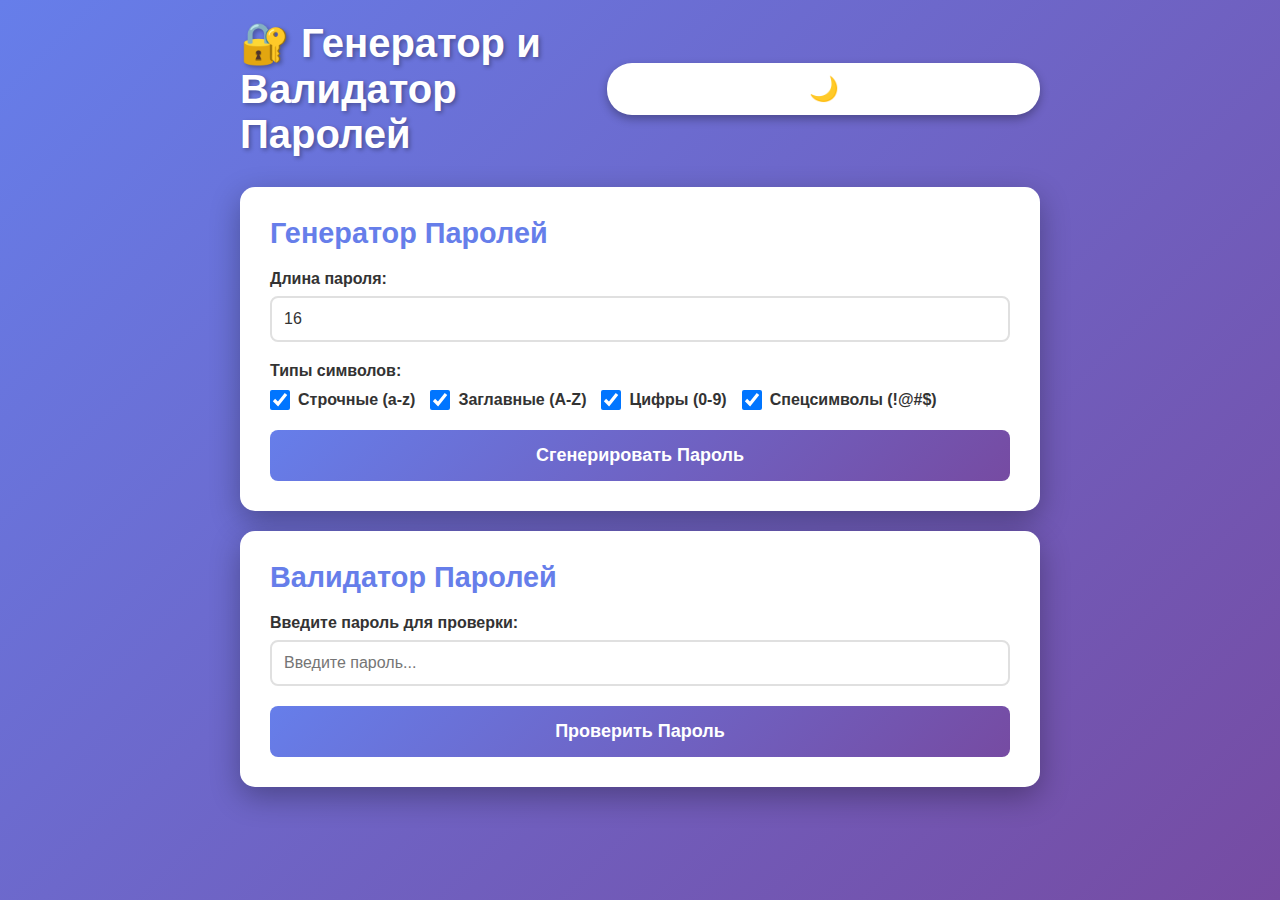
<file: src/main/resources/static/index.html>
<!DOCTYPE html>
<html lang="ru">
<head>
    <meta charset="UTF-8">
    <meta name="viewport" content="width=device-width, initial-scale=1.0">
    <title>Генератор и Валидатор Паролей</title>
    <style>
        :root {
            --bg-gradient-start: #667eea;
            --bg-gradient-end: #764ba2;
            --card-bg: white;
            --text-primary: #333;
            --text-secondary: #666;
            --text-light: white;
            --border-color: #e0e0e0;
            --input-bg: white;
            --result-bg: #f8f9fa;
            --primary-color: #667eea;
            --shadow: rgba(0,0,0,0.3);
        }

        [data-theme="dark"] {
            --bg-gradient-start: #1a1a2e;
            --bg-gradient-end: #16213e;
            --card-bg: #0f3460;
            --text-primary: #e0e0e0;
            --text-secondary: #b0b0b0;
            --text-light: white;
            --border-color: #1a1a2e;
            --input-bg: #1a1a2e;
            --result-bg: #16213e;
            --primary-color: #667eea;
            --shadow: rgba(0,0,0,0.5);
        }

        * {
            margin: 0;
            padding: 0;
            box-sizing: border-box;
        }

        body {
            font-family: 'Segoe UI', Tahoma, Geneva, Verdana, sans-serif;
            background: linear-gradient(135deg, var(--bg-gradient-start) 0%, var(--bg-gradient-end) 100%);
            min-height: 100vh;
            padding: 20px;
            transition: background 0.3s ease;
        }

        .container {
            max-width: 800px;
            margin: 0 auto;
        }

        .header {
            display: flex;
            justify-content: space-between;
            align-items: center;
            margin-bottom: 30px;
        }

        h1 {
            color: var(--text-light);
            font-size: 2.5em;
            text-shadow: 2px 2px 4px var(--shadow);
        }

        .theme-toggle {
            background: var(--card-bg);
            border: none;
            padding: 12px 20px;
            border-radius: 25px;
            cursor: pointer;
            font-size: 24px;
            transition: transform 0.2s, box-shadow 0.2s;
            box-shadow: 0 4px 10px var(--shadow);
        }

        .theme-toggle:hover {
            transform: translateY(-2px);
            box-shadow: 0 6px 15px var(--shadow);
        }

        .card {
            background: var(--card-bg);
            border-radius: 15px;
            padding: 30px;
            margin-bottom: 20px;
            box-shadow: 0 10px 30px var(--shadow);
            transition: background 0.3s ease;
        }

        h2 {
            color: var(--primary-color);
            margin-bottom: 20px;
            font-size: 1.8em;
        }

        .form-group {
            margin-bottom: 20px;
        }

        label {
            display: block;
            margin-bottom: 8px;
            color: var(--text-primary);
            font-weight: 600;
        }

        input[type="number"],
        input[type="text"] {
            width: 100%;
            padding: 12px;
            border: 2px solid var(--border-color);
            border-radius: 8px;
            font-size: 16px;
            transition: border-color 0.3s;
            background: var(--input-bg);
            color: var(--text-primary);
        }

        input[type="number"]:focus,
        input[type="text"]:focus {
            outline: none;
            border-color: var(--primary-color);
        }

        .checkbox-group {
            display: flex;
            flex-wrap: wrap;
            gap: 15px;
            margin-top: 10px;
        }

        .checkbox-item {
            display: flex;
            align-items: center;
        }

        .checkbox-item label {
            margin-bottom: 0;
            color: var(--text-primary);
        }

        input[type="checkbox"] {
            width: 20px;
            height: 20px;
            margin-right: 8px;
            cursor: pointer;
        }

        button {
            width: 100%;
            padding: 15px;
            background: linear-gradient(135deg, #667eea 0%, #764ba2 100%);
            color: white;
            border: none;
            border-radius: 8px;
            font-size: 18px;
            font-weight: 600;
            cursor: pointer;
            transition: transform 0.2s, box-shadow 0.2s;
        }

        button:hover {
            transform: translateY(-2px);
            box-shadow: 0 5px 15px rgba(102, 126, 234, 0.4);
        }

        button:active {
            transform: translateY(0);
        }

        .result {
            margin-top: 20px;
            padding: 20px;
            background: var(--result-bg);
            border-radius: 8px;
            border-left: 4px solid var(--primary-color);
        }

        .password-display {
            font-size: 24px;
            font-weight: bold;
            color: var(--text-primary);
            word-break: break-all;
            margin: 10px 0;
            font-family: 'Courier New', monospace;
        }

        .strength-meter {
            height: 30px;
            background: var(--border-color);
            border-radius: 15px;
            overflow: hidden;
            margin: 15px 0;
        }

        .strength-bar {
            height: 100%;
            transition: width 0.5s, background-color 0.5s;
            display: flex;
            align-items: center;
            justify-content: center;
            color: white;
            font-weight: bold;
        }

        .strength-very-weak { background: #f44336; }
        .strength-weak { background: #ff9800; }
        .strength-medium { background: #ffc107; }
        .strength-strong { background: #8bc34a; }
        .strength-very-strong { background: #4caf50; }

        .feedback-section {
            margin-top: 20px;
        }

        .feedback-section h3 {
            color: var(--text-primary);
            margin-bottom: 10px;
        }

        .feedback-item {
            padding: 10px;
            margin: 5px 0;
            background: var(--card-bg);
            border-radius: 5px;
            border-left: 3px solid var(--primary-color);
            color: var(--text-primary);
        }

        .score-display {
            font-size: 48px;
            font-weight: bold;
            text-align: center;
            color: var(--primary-color);
            margin: 20px 0;
        }

        .crack-time-display {
            text-align: center;
            padding: 20px;
            margin: 20px 0;
            background: linear-gradient(135deg, #667eea 0%, #764ba2 100%);
            border-radius: 12px;
            box-shadow: 0 5px 15px var(--shadow);
        }

        .crack-time-label {
            color: rgba(255,255,255,0.9);
            font-size: 14px;
            text-transform: uppercase;
            letter-spacing: 1px;
            margin-bottom: 8px;
        }

        .crack-time-value {
            color: white;
            font-size: 32px;
            font-weight: bold;
            text-shadow: 2px 2px 4px rgba(0,0,0,0.3);
        }

        .crack-time-icon {
            font-size: 48px;
            margin-bottom: 10px;
        }

        .hidden {
            display: none;
        }

        .copy-btn {
            margin-top: 10px;
            width: auto;
            padding: 10px 20px;
            background: #4caf50;
        }

        .copy-btn:hover {
            background: #45a049;
        }

        @media (max-width: 600px) {
            h1 {
                font-size: 1.8em;
            }
            
            .header {
                flex-direction: column;
                gap: 15px;
            }
        }
    </style>
</head>
<body>
    <div class="container">
        <div class="header">
            <h1>🔐 Генератор и Валидатор Паролей</h1>
            <button class="theme-toggle" onclick="toggleTheme()" title="Сменить тему">
                <span id="themeIcon">🌙</span>
            </button>
        </div>

        <!-- Генератор паролей -->
        <div class="card">
            <h2>Генератор Паролей</h2>
            <div class="form-group">
                <label for="length">Длина пароля:</label>
                <input type="number" id="length" min="4" max="128" value="16">
            </div>
            <div class="form-group">
                <label>Типы символов:</label>
                <div class="checkbox-group">
                    <div class="checkbox-item">
                        <input type="checkbox" id="lowercase" checked>
                        <label for="lowercase">Строчные (a-z)</label>
                    </div>
                    <div class="checkbox-item">
                        <input type="checkbox" id="uppercase" checked>
                        <label for="uppercase">Заглавные (A-Z)</label>
                    </div>
                    <div class="checkbox-item">
                        <input type="checkbox" id="digits" checked>
                        <label for="digits">Цифры (0-9)</label>
                    </div>
                    <div class="checkbox-item">
                        <input type="checkbox" id="special" checked>
                        <label for="special">Спецсимволы (!@#$)</label>
                    </div>
                </div>
            </div>
            <button onclick="generatePassword()">Сгенерировать Пароль</button>
            
            <div id="generatedResult" class="result hidden">
                <div class="password-display" id="generatedPassword"></div>
                <button class="copy-btn" onclick="copyPassword()">Копировать</button>
            </div>
        </div>

        <!-- Валидатор паролей -->
        <div class="card">
            <h2>Валидатор Паролей</h2>
            <div class="form-group">
                <label for="passwordInput">Введите пароль для проверки:</label>
                <input type="text" id="passwordInput" placeholder="Введите пароль...">
            </div>
            <button onclick="validatePassword()">Проверить Пароль</button>
            
            <div id="validationResult" class="result hidden">
                <div class="score-display" id="scoreDisplay"></div>
                <div class="strength-meter">
                    <div class="strength-bar" id="strengthBar"></div>
                </div>

                <div class="crack-time-display">
                    <div class="crack-time-icon">⏱️</div>
                    <div class="crack-time-label">Время взлома</div>
                    <div class="crack-time-value" id="crackTimeValue"></div>
                </div>
                
                <div class="feedback-section">
                    <h3>Детали проверки:</h3>
                    <div id="feedbackDetails"></div>
                </div>
                
                <div class="feedback-section">
                    <h3>Рекомендации:</h3>
                    <div id="recommendations"></div>
                </div>
            </div>
        </div>
    </div>

    <script>
        // Инициализация темы
        function initTheme() {
            const savedTheme = localStorage.getItem('theme') || 'light';
            document.documentElement.setAttribute('data-theme', savedTheme);
            updateThemeIcon(savedTheme);
        }

        function toggleTheme() {
            const currentTheme = document.documentElement.getAttribute('data-theme');
            const newTheme = currentTheme === 'light' ? 'dark' : 'light';
            document.documentElement.setAttribute('data-theme', newTheme);
            localStorage.setItem('theme', newTheme);
            updateThemeIcon(newTheme);
        }

        function updateThemeIcon(theme) {
            const icon = document.getElementById('themeIcon');
            icon.textContent = theme === 'light' ? '🌙' : '☀️';
        }

        async function generatePassword() {
            const length = document.getElementById('length').value;
            const includeLowercase = document.getElementById('lowercase').checked;
            const includeUppercase = document.getElementById('uppercase').checked;
            const includeDigits = document.getElementById('digits').checked;
            const includeSpecial = document.getElementById('special').checked;

            const requestBody = {
                length: parseInt(length),
                includeLowercase,
                includeUppercase,
                includeDigits,
                includeSpecial
            };

            try {
                const response = await fetch('/api/password/generate', {
                    method: 'POST',
                    headers: {
                        'Content-Type': 'application/json'
                    },
                    body: JSON.stringify(requestBody)
                });

                const data = await response.json();
                document.getElementById('generatedPassword').textContent = data.password;
                document.getElementById('generatedResult').classList.remove('hidden');
            } catch (error) {
                alert('Ошибка при генерации пароля: ' + error.message);
            }
        }

        async function validatePassword() {
            const password = document.getElementById('passwordInput').value;

            if (!password) {
                alert('Пожалуйста, введите пароль для проверки');
                return;
            }

            const requestBody = {
                password: password
            };

            try {
                const response = await fetch('/api/password/validate', {
                    method: 'POST',
                    headers: {
                        'Content-Type': 'application/json'
                    },
                    body: JSON.stringify(requestBody)
                });

                const data = await response.json();
                displayValidationResult(data);
            } catch (error) {
                alert('Ошибка при проверке пароля: ' + error.message);
            }
        }

        function displayValidationResult(data) {
            // Отображение оценки
            document.getElementById('scoreDisplay').textContent = data.score + ' / 100';
            
            // Отображение времени взлома
            document.getElementById('crackTimeValue').textContent = data.crackTime;
            
            // Отображение полосы надежности
            const strengthBar = document.getElementById('strengthBar');
            strengthBar.style.width = data.score + '%';
            strengthBar.textContent = data.strength;
            
            // Установка цвета в зависимости от надежности
            strengthBar.className = 'strength-bar';
            if (data.score <= 25) {
                strengthBar.classList.add('strength-very-weak');
            } else if (data.score <= 50) {
                strengthBar.classList.add('strength-weak');
            } else if (data.score <= 75) {
                strengthBar.classList.add('strength-medium');
            } else if (data.score <= 90) {
                strengthBar.classList.add('strength-strong');
            } else {
                strengthBar.classList.add('strength-very-strong');
            }

            // Отображение деталей
            const feedback = data.feedback;
            const detailsHtml = `
                <div class="feedback-item">
                    <strong>Последовательные символы:</strong> ${feedback.hasSequentialChars ? '❌ Обнаружены' : '✅ Не обнаружены'}
                </div>
                <div class="feedback-item">
                    <strong>Повторяющиеся символы:</strong> ${feedback.hasRepeatedChars ? '❌ Обнаружены' : '✅ Не обнаружены'}
                </div>
                <div class="feedback-item">
                    <strong>Общие паттерны:</strong> ${feedback.matchesCommonPattern ? '❌ Обнаружены' : '✅ Не обнаружены'}
                </div>
                <div class="feedback-item">
                    <strong>Баллы за длину:</strong> ${feedback.lengthScore} / 30
                </div>
                <div class="feedback-item">
                    <strong>Баллы за разнообразие:</strong> ${feedback.diversityScore} / 30
                </div>
            `;
            document.getElementById('feedbackDetails').innerHTML = detailsHtml;

            // Отображение рекомендаций
            const recommendationsHtml = feedback.recommendations
                .map(rec => `<div class="feedback-item">💡 ${rec}</div>`)
                .join('');
            document.getElementById('recommendations').innerHTML = recommendationsHtml;

            document.getElementById('validationResult').classList.remove('hidden');
        }

        function copyPassword() {
            const password = document.getElementById('generatedPassword').textContent;
            navigator.clipboard.writeText(password).then(() => {
                alert('Пароль скопирован в буфер обмена!');
            });
        }

        // Инициализация темы при загрузке страницы
        initTheme();
    </script>
</body>
</html>
</file>
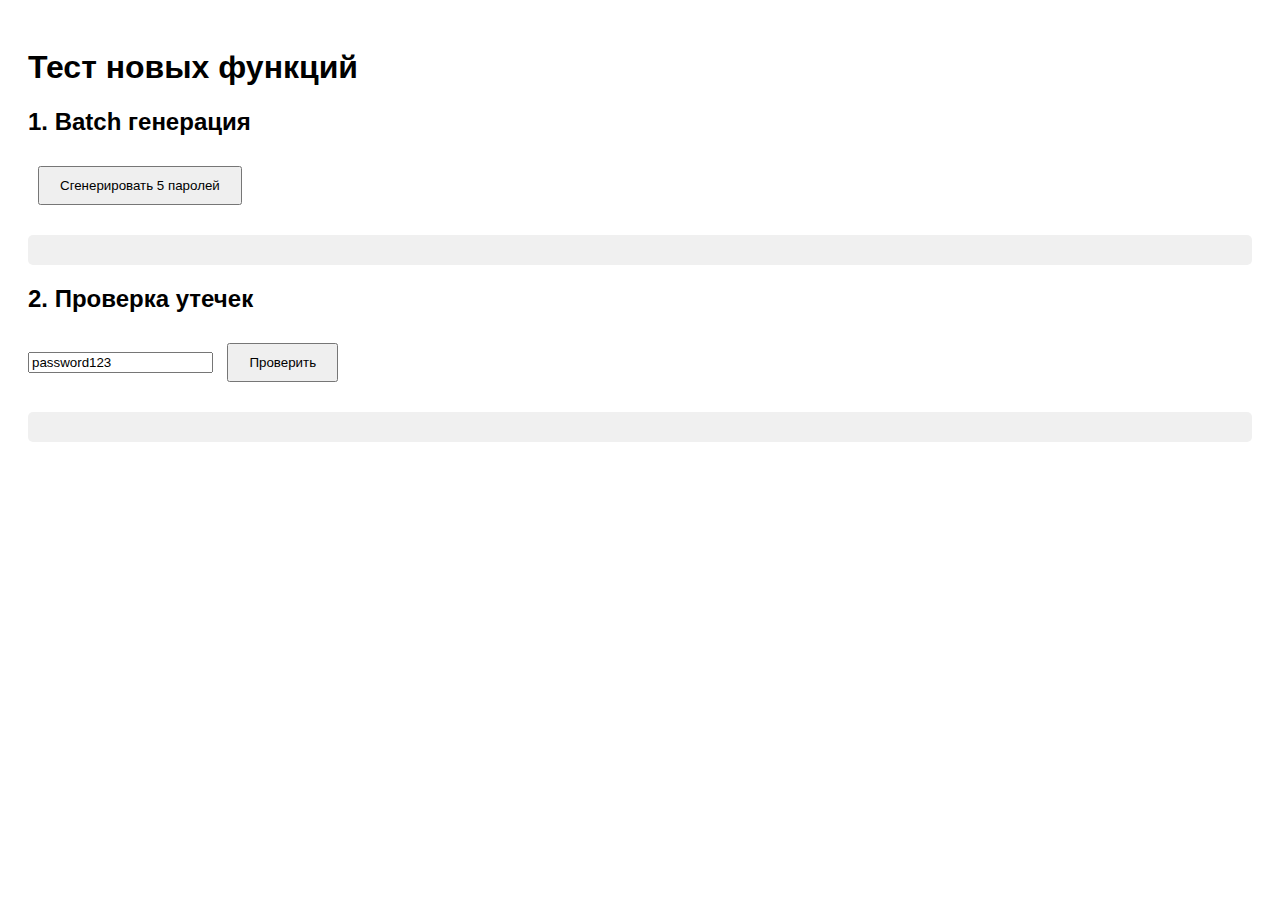
<file: src/main/resources/static/test.html>
<!DOCTYPE html>
<html>
<head>
    <title>Test New Features</title>
    <style>
        body { font-family: Arial; padding: 20px; }
        button { padding: 10px 20px; margin: 10px; }
        .result { margin: 20px 0; padding: 15px; background: #f0f0f0; border-radius: 5px; }
    </style>
</head>
<body>
    <h1>Тест новых функций</h1>
    
    <h2>1. Batch генерация</h2>
    <button onclick="testBatch()">Сгенерировать 5 паролей</button>
    <div id="batchResult" class="result"></div>
    
    <h2>2. Проверка утечек</h2>
    <input type="text" id="testPassword" placeholder="Введите пароль" value="password123">
    <button onclick="testBreach()">Проверить</button>
    <div id="breachResult" class="result"></div>
    
    <script>
        async function testBatch() {
            const response = await fetch('/api/password/generate/batch', {
                method: 'POST',
                headers: { 'Content-Type': 'application/json' },
                body: JSON.stringify({
                    count: 5,
                    length: 16,
                    includeLowercase: true,
                    includeUppercase: true,
                    includeDigits: true,
                    includeSpecial: true
                })
            });
            const data = await response.json();
            document.getElementById('batchResult').innerHTML = 
                '<h3>Сгенерировано ' + data.count + ' паролей:</h3>' +
                data.passwords.map((p, i) => (i+1) + '. ' + p).join('<br>');
        }
        
        async function testBreach() {
            const password = document.getElementById('testPassword').value;
            const response = await fetch('/api/password/validate', {
                method: 'POST',
                headers: { 'Content-Type': 'application/json' },
                body: JSON.stringify({ password })
            });
            const data = await response.json();
            const breachStatus = data.isPwned ? 
                '⚠️ НАЙДЕН В УТЕЧКАХ!' : 
                '✅ Не найден в утечках';
            document.getElementById('breachResult').innerHTML = 
                '<h3>Результат проверки:</h3>' +
                '<p><strong>Пароль:</strong> ' + password + '</p>' +
                '<p><strong>Оценка:</strong> ' + data.score + '/100</p>' +
                '<p><strong>Надежность:</strong> ' + data.strength + '</p>' +
                '<p><strong>Время взлома:</strong> ' + data.crackTime + '</p>' +
                '<p style="font-size: 20px;"><strong>Проверка утечек:</strong> ' + breachStatus + '</p>' +
                '<p style="font-size: 12px; color: #666;">Проверка выполнена через Have I Been Pwned API</p>';
        }
    </script>
</body>
</html>
</file>
